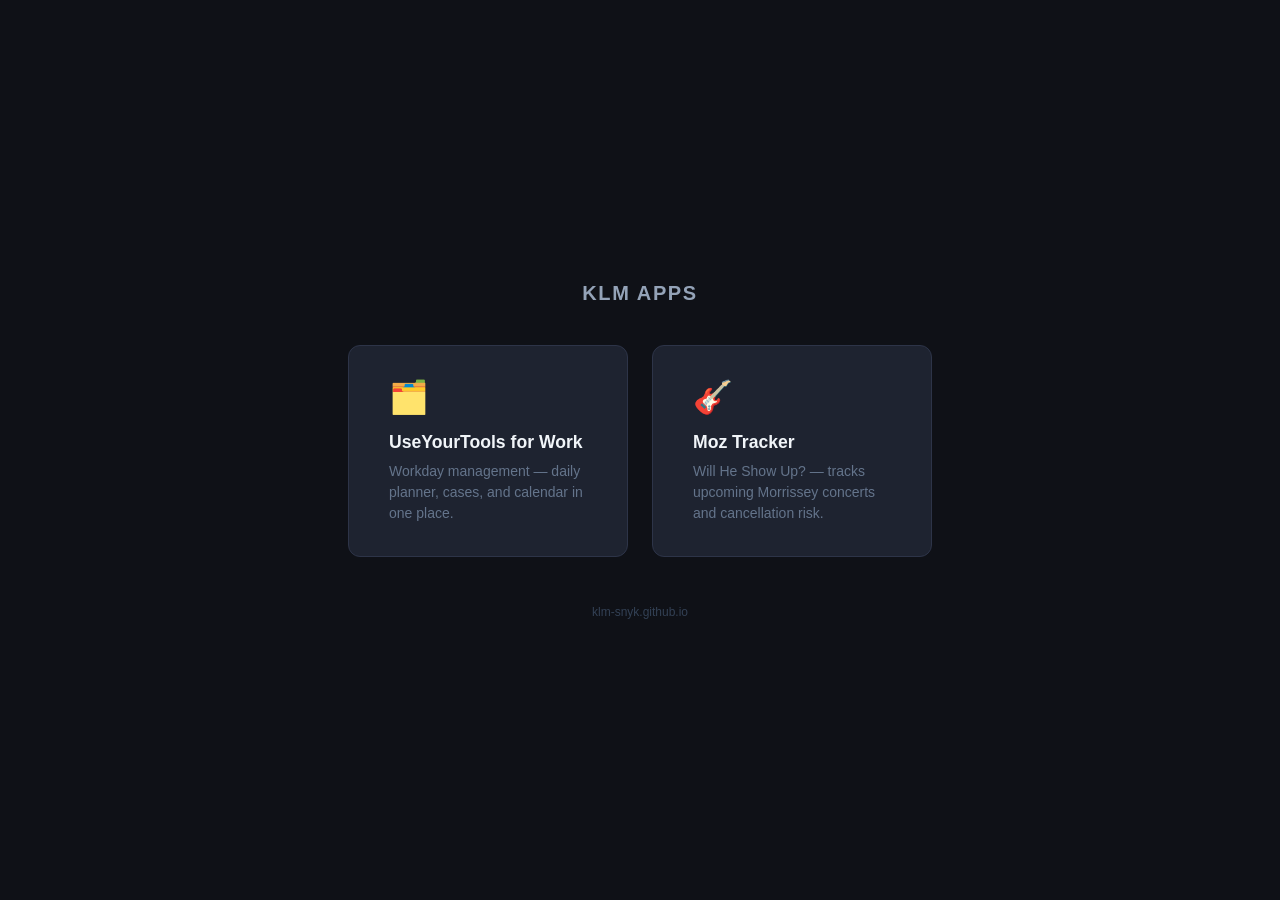
<file: index.html>
<!DOCTYPE html>
<html lang="en">
<head>
  <meta charset="UTF-8" />
  <meta name="viewport" content="width=device-width, initial-scale=1.0" />
  <title>KLM Apps</title>
  <style>
    *, *::before, *::after { box-sizing: border-box; margin: 0; padding: 0; }

    body {
      font-family: -apple-system, BlinkMacSystemFont, "Inter", "Segoe UI", sans-serif;
      background: #0f1117;
      color: #e2e8f0;
      min-height: 100vh;
      display: flex;
      flex-direction: column;
      align-items: center;
      justify-content: center;
      padding: 2rem;
    }

    h1 {
      font-size: 1.25rem;
      font-weight: 600;
      letter-spacing: 0.08em;
      text-transform: uppercase;
      color: #94a3b8;
      margin-bottom: 2.5rem;
    }

    .apps {
      display: flex;
      gap: 1.5rem;
      flex-wrap: wrap;
      justify-content: center;
    }

    .card {
      background: #1e2330;
      border: 1px solid #2d3448;
      border-radius: 12px;
      padding: 2rem 2.5rem;
      width: 280px;
      text-decoration: none;
      color: inherit;
      transition: border-color 0.2s, transform 0.2s, box-shadow 0.2s;
    }

    .card:hover {
      border-color: #4f6ef7;
      transform: translateY(-3px);
      box-shadow: 0 8px 32px rgba(79, 110, 247, 0.15);
    }

    .card-icon {
      font-size: 2rem;
      margin-bottom: 1rem;
    }

    .card-title {
      font-size: 1.1rem;
      font-weight: 600;
      margin-bottom: 0.5rem;
      color: #f1f5f9;
    }

    .card-desc {
      font-size: 0.875rem;
      color: #64748b;
      line-height: 1.5;
    }

    footer {
      margin-top: 3rem;
      font-size: 0.75rem;
      color: #334155;
    }
  </style>
</head>
<body>
  <h1>KLM Apps</h1>

  <div class="apps">
    <a class="card" href="./UseYourTools/">
      <div class="card-icon">🗂️</div>
      <div class="card-title">UseYourTools for Work</div>
      <div class="card-desc">Workday management — daily planner, cases, and calendar in one place.</div>
    </a>

    <a class="card" href="./moztracker/">
      <div class="card-icon">🎸</div>
      <div class="card-title">Moz Tracker</div>
      <div class="card-desc">Will He Show Up? — tracks upcoming Morrissey concerts and cancellation risk.</div>
    </a>
  </div>

  <footer>klm-snyk.github.io</footer>
</body>
</html>
</file>
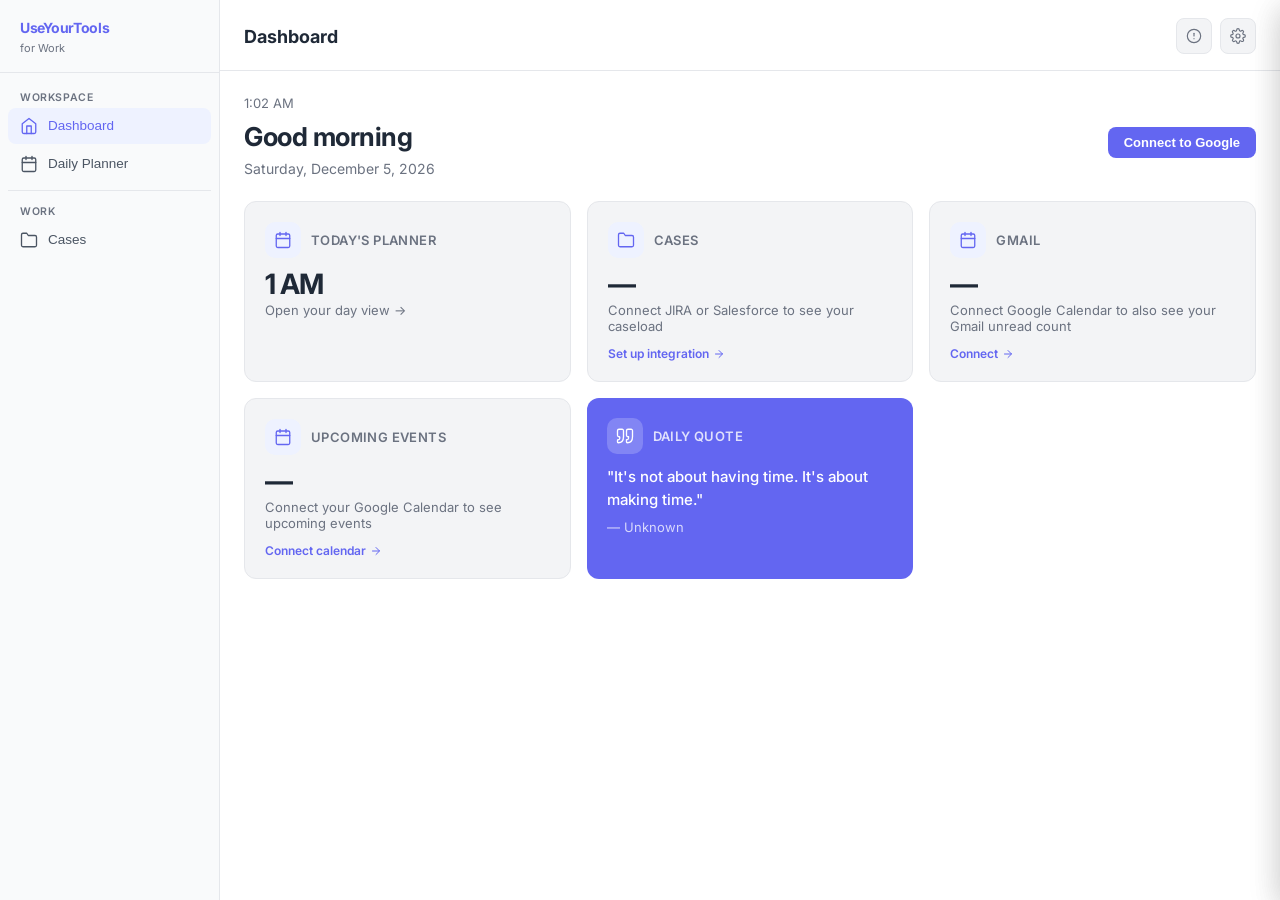
<file: UseYourTools/index.html>
<!DOCTYPE html>
<html lang="en">
<head>
  <meta charset="UTF-8">
  <meta name="viewport" content="width=device-width, initial-scale=1.0">
  <title>UseYourTools for Work</title>
  <meta name="description" content="A workday management tool — daily planner, cases, and calendar in one place.">
  <link rel="preconnect" href="https://fonts.googleapis.com">
  <link rel="preconnect" href="https://fonts.gstatic.com" crossorigin>
  <link href="https://fonts.googleapis.com/css2?family=Inter:wght@300;400;500;600;700&display=swap" rel="stylesheet">
  <link rel="stylesheet" href="css/styles.css">
  <!-- Google Identity Services -->
  <script src="https://accounts.google.com/gsi/client" async defer></script>
</head>
<body data-theme="modern" data-dark="false">

<div class="app">

  <!-- =====================================================
       Sidebar Navigation
  ====================================================== -->
  <nav class="sidebar">

    <div class="sidebar-logo">
      <h1>UseYourTools</h1>
      <span>for Work</span>
    </div>

    <div class="sidebar-nav">

      <div class="nav-section-label">Workspace</div>

      <button class="nav-item active" data-screen="dashboard">
        <svg viewBox="0 0 24 24"><path d="M3 9l9-7 9 7v11a2 2 0 01-2 2H5a2 2 0 01-2-2z"/><polyline points="9 22 9 12 15 12 15 22"/></svg>
        <span>Dashboard</span>
      </button>

      <button class="nav-item" data-screen="planner">
        <svg viewBox="0 0 24 24"><rect x="3" y="4" width="18" height="18" rx="2" ry="2"/><line x1="16" y1="2" x2="16" y2="6"/><line x1="8" y1="2" x2="8" y2="6"/><line x1="3" y1="10" x2="21" y2="10"/></svg>
        <span>Daily Planner</span>
      </button>

      <div class="nav-divider"></div>
      <div class="nav-section-label">Work</div>

      <button class="nav-item" data-screen="cases">
        <svg viewBox="0 0 24 24"><path d="M22 19a2 2 0 01-2 2H4a2 2 0 01-2-2V5a2 2 0 012-2h5l2 3h9a2 2 0 012 2z"/></svg>
        <span>Cases</span>
      </button>

    </div>
    <!-- No bottom settings button — settings lives in the top-right header only -->
  </nav>

  <!-- =====================================================
       Main Content
  ====================================================== -->
  <main class="content">

    <!-- Shared top-right actions (rendered on every screen) -->

    <!-- Dashboard -->
    <div id="screen-dashboard" class="screen">
      <div class="screen-header">
        <h2>Dashboard</h2>
        <div class="header-actions">
          <button class="icon-btn" id="about-btn-dashboard" onclick="openAbout()" title="About">
            <svg viewBox="0 0 24 24"><circle cx="12" cy="12" r="10"/><line x1="12" y1="8" x2="12" y2="12"/><line x1="12" y1="16" x2="12.01" y2="16"/></svg>
          </button>
          <button class="icon-btn" id="settings-btn" onclick="openSettings()" title="Settings">
            <svg viewBox="0 0 24 24"><circle cx="12" cy="12" r="3"/><path d="M19.4 15a1.65 1.65 0 00.33 1.82l.06.06a2 2 0 010 2.83 2 2 0 01-2.83 0l-.06-.06a1.65 1.65 0 00-1.82-.33 1.65 1.65 0 00-1 1.51V21a2 2 0 01-4 0v-.09A1.65 1.65 0 009 19.4a1.65 1.65 0 00-1.82.33l-.06.06a2 2 0 01-2.83-2.83l.06-.06A1.65 1.65 0 004.68 15a1.65 1.65 0 00-1.51-1H3a2 2 0 010-4h.09A1.65 1.65 0 004.6 9a1.65 1.65 0 00-.33-1.82l-.06-.06a2 2 0 012.83-2.83l.06.06A1.65 1.65 0 009 4.68a1.65 1.65 0 001-1.51V3a2 2 0 014 0v.09a1.65 1.65 0 001 1.51 1.65 1.65 0 001.82-.33l.06-.06a2 2 0 012.83 2.83l-.06.06A1.65 1.65 0 0019.4 9a1.65 1.65 0 001.51 1H21a2 2 0 010 4h-.09a1.65 1.65 0 00-1.51 1z"/></svg>
          </button>
        </div>
      </div>
      <div class="screen-body">
        <div id="dash-content"></div>
      </div>
    </div>

    <!-- Daily Planner -->
    <div id="screen-planner" class="screen">
      <div class="screen-header">
        <h2>Daily Planner</h2>
        <div class="header-actions">
          <button class="icon-btn" onclick="openAbout()" title="About">
            <svg viewBox="0 0 24 24"><circle cx="12" cy="12" r="10"/><line x1="12" y1="8" x2="12" y2="12"/><line x1="12" y1="16" x2="12.01" y2="16"/></svg>
          </button>
          <button class="icon-btn" onclick="openSettings()" title="Settings">
            <svg viewBox="0 0 24 24"><circle cx="12" cy="12" r="3"/><path d="M19.4 15a1.65 1.65 0 00.33 1.82l.06.06a2 2 0 010 2.83 2 2 0 01-2.83 0l-.06-.06a1.65 1.65 0 00-1.82-.33 1.65 1.65 0 00-1 1.51V21a2 2 0 01-4 0v-.09A1.65 1.65 0 009 19.4a1.65 1.65 0 00-1.82.33l-.06.06a2 2 0 01-2.83-2.83l.06-.06A1.65 1.65 0 004.68 15a1.65 1.65 0 00-1.51-1H3a2 2 0 010-4h.09A1.65 1.65 0 004.6 9a1.65 1.65 0 00-.33-1.82l-.06-.06a2 2 0 012.83-2.83l.06.06A1.65 1.65 0 009 4.68a1.65 1.65 0 001-1.51V3a2 2 0 014 0v.09a1.65 1.65 0 001 1.51 1.65 1.65 0 001.82-.33l.06-.06a2 2 0 012.83 2.83l-.06.06A1.65 1.65 0 0019.4 9a1.65 1.65 0 001.51 1H21a2 2 0 010 4h-.09a1.65 1.65 0 00-1.51 1z"/></svg>
          </button>
        </div>
      </div>
      <div class="planner-nav">
        <button class="planner-nav-btn" id="planner-prev" title="Previous day">
          <svg viewBox="0 0 24 24"><polyline points="15 18 9 12 15 6"/></svg>
        </button>
        <div class="planner-date" id="planner-nav-date"></div>
        <button class="planner-today-btn" id="planner-today-btn">Today</button>
        <button class="planner-nav-btn" id="planner-next" title="Next day">
          <svg viewBox="0 0 24 24"><polyline points="9 18 15 12 9 6"/></svg>
        </button>
      </div>
      <div class="planner-body" id="planner-blocks"></div>
    </div>

    <!-- Cases -->
    <div id="screen-cases" class="screen">
      <div class="screen-header">
        <h2>Cases</h2>
        <div class="header-actions">
          <button class="icon-btn" onclick="openAbout()" title="About">
            <svg viewBox="0 0 24 24"><circle cx="12" cy="12" r="10"/><line x1="12" y1="8" x2="12" y2="12"/><line x1="12" y1="16" x2="12.01" y2="16"/></svg>
          </button>
          <button class="icon-btn" onclick="openSettings()" title="Settings">
            <svg viewBox="0 0 24 24"><circle cx="12" cy="12" r="3"/><path d="M19.4 15a1.65 1.65 0 00.33 1.82l.06.06a2 2 0 010 2.83 2 2 0 01-2.83 0l-.06-.06a1.65 1.65 0 00-1.82-.33 1.65 1.65 0 00-1 1.51V21a2 2 0 01-4 0v-.09A1.65 1.65 0 009 19.4a1.65 1.65 0 00-1.82.33l-.06.06a2 2 0 01-2.83-2.83l.06-.06A1.65 1.65 0 004.68 15a1.65 1.65 0 00-1.51-1H3a2 2 0 010-4h.09A1.65 1.65 0 004.6 9a1.65 1.65 0 00-.33-1.82l-.06-.06a2 2 0 012.83-2.83l.06.06A1.65 1.65 0 009 4.68a1.65 1.65 0 001-1.51V3a2 2 0 014 0v.09a1.65 1.65 0 001 1.51 1.65 1.65 0 001.82-.33l.06-.06a2 2 0 012.83 2.83l-.06.06A1.65 1.65 0 0019.4 9a1.65 1.65 0 001.51 1H21a2 2 0 010 4h-.09a1.65 1.65 0 00-1.51 1z"/></svg>
          </button>
        </div>
      </div>
      <div class="coming-soon">
        <div class="coming-soon-icon">
          <svg viewBox="0 0 24 24"><path d="M22 19a2 2 0 01-2 2H4a2 2 0 01-2-2V5a2 2 0 012-2h5l2 3h9a2 2 0 012 2z"/></svg>
        </div>
        <h3>Cases coming soon</h3>
        <p>Your caseload from JIRA and Salesforce will appear here — with status, priority, and due dates synced directly into your daily planner.</p>
        <div class="integration-chips">
          <div class="chip">JIRA</div>
          <div class="chip">Salesforce</div>
          <div class="chip">Gmail</div>
          <div class="chip">Google Calendar</div>
          <div class="chip">Outlook</div>
        </div>
        <button class="connect-btn" onclick="openSettings()">
          <svg width="14" height="14" viewBox="0 0 24 24" stroke="white" fill="none" stroke-width="2.5" stroke-linecap="round" stroke-linejoin="round"><circle cx="12" cy="12" r="3"/><path d="M19.4 15a1.65 1.65 0 00.33 1.82l.06.06a2 2 0 010 2.83 2 2 0 01-2.83 0l-.06-.06a1.65 1.65 0 00-1.82-.33 1.65 1.65 0 00-1 1.51V21a2 2 0 01-4 0v-.09A1.65 1.65 0 009 19.4a1.65 1.65 0 00-1.82.33l-.06.06a2 2 0 01-2.83-2.83l.06-.06A1.65 1.65 0 004.68 15a1.65 1.65 0 00-1.51-1H3a2 2 0 010-4h.09A1.65 1.65 0 004.6 9a1.65 1.65 0 00-.33-1.82l-.06-.06a2 2 0 012.83-2.83l.06.06A1.65 1.65 0 009 4.68a1.65 1.65 0 001-1.51V3a2 2 0 014 0v.09a1.65 1.65 0 001 1.51 1.65 1.65 0 001.82-.33l.06-.06a2 2 0 012.83 2.83l-.06.06A1.65 1.65 0 0019.4 9a1.65 1.65 0 001.51 1H21a2 2 0 010 4h-.09a1.65 1.65 0 00-1.51 1z"/></svg>
          Open Settings
        </button>
      </div>
    </div>

  </main>
</div>

<!-- =====================================================
     Settings Panel
====================================================== -->
<div class="overlay" id="settings-overlay"></div>
<div class="settings-panel" id="settings-panel">
  <div class="settings-header">
    <h3>Settings</h3>
    <button class="settings-close" id="settings-close">
      <svg viewBox="0 0 24 24"><line x1="18" y1="6" x2="6" y2="18"/><line x1="6" y1="6" x2="18" y2="18"/></svg>
    </button>
  </div>
  <div class="settings-body" id="settings-body"></div>
</div>

<!-- =====================================================
     About Panel
====================================================== -->
<div class="overlay" id="about-overlay"></div>
<div class="settings-panel" id="about-panel">
  <div class="settings-header">
    <h3>About</h3>
    <button class="settings-close" id="about-close">
      <svg viewBox="0 0 24 24"><line x1="18" y1="6" x2="6" y2="18"/><line x1="6" y1="6" x2="18" y2="18"/></svg>
    </button>
  </div>
  <div class="settings-body">
    <div class="about-logo">
      <div class="about-icon">
        <svg viewBox="0 0 24 24" fill="none" stroke="currentColor" stroke-width="1.5" stroke-linecap="round" stroke-linejoin="round"><rect x="2" y="3" width="20" height="14" rx="2"/><line x1="8" y1="21" x2="16" y2="21"/><line x1="12" y1="17" x2="12" y2="21"/></svg>
      </div>
      <div>
        <div class="about-app-name">UseYourTools for Work</div>
        <div class="about-version">Version 1.0 — MVP</div>
      </div>
    </div>

    <p class="about-desc">
      Your workday, in one place. UseYourTools for Work brings together your calendar,
      daily planner, and caseload into a fast, browser-native tool — no installs, no accounts,
      no friction. Inspired by the UseYourTools iOS app.
    </p>

    <div class="settings-section-title" style="margin-top:24px">What's working</div>
    <div class="about-feature-list">
      <div class="about-feature"><span>📅</span> Daily Planner with auto-saved time blocks</div>
      <div class="about-feature"><span>🏠</span> Dashboard with live clock &amp; daily quote</div>
      <div class="about-feature"><span>📆</span> Google Calendar — live events on dashboard</div>
      <div class="about-feature"><span>📬</span> Gmail — unread count with inbox link</div>
      <div class="about-feature"><span>🎨</span> 5 color themes + dark mode</div>
      <div class="about-feature"><span>💾</span> All data saved locally — no account needed</div>
    </div>

    <div class="settings-section-title" style="margin-top:24px">Coming soon</div>
    <div class="about-feature-list">
      <div class="about-feature coming"><span>🗂️</span> Cases — JIRA &amp; Salesforce caseload</div>
      <div class="about-feature coming"><span>📄</span> PDF schedule export</div>
      <div class="about-feature coming"><span>🔔</span> Reminders &amp; notifications</div>
    </div>

    <div class="settings-section-title" style="margin-top:24px">Links</div>
    <div class="about-links">
      <a href="https://github.com/KLM-Snyk/klm-snyk.github.io" target="_blank" class="about-link">
        <svg viewBox="0 0 24 24" fill="none" stroke="currentColor" stroke-width="2" stroke-linecap="round" stroke-linejoin="round" width="14" height="14"><path d="M9 19c-5 1.5-5-2.5-7-3m14 6v-3.87a3.37 3.37 0 00-.94-2.61c3.14-.35 6.44-1.54 6.44-7A5.44 5.44 0 0020 4.77 5.07 5.07 0 0019.91 1S18.73.65 16 2.48a13.38 13.38 0 00-7 0C6.27.65 5.09 1 5.09 1A5.07 5.07 0 005 4.77a5.44 5.44 0 00-1.5 3.78c0 5.42 3.3 6.61 6.44 7A3.37 3.37 0 009 18.13V22"/></svg>
        GitHub repo
      </a>
      <a href="https://github.com/KarMarsten/UseYourTools" target="_blank" class="about-link">
        <svg viewBox="0 0 24 24" fill="none" stroke="currentColor" stroke-width="2" stroke-linecap="round" stroke-linejoin="round" width="14" height="14"><rect x="5" y="2" width="14" height="20" rx="2" ry="2"/><line x1="12" y1="18" x2="12.01" y2="18"/></svg>
        iOS app source
      </a>
    </div>
  </div>
</div>

<script src="js/preferences.js"></script>
<script src="js/calendar.js"></script>
<script src="js/app.js"></script>

</body>
</html>
</file>
<file: UseYourTools/css/styles.css>
/* ============================================================
   CSS Custom Properties — all 5 themes
   ============================================================ */

:root {
  --font: 'Inter', -apple-system, BlinkMacSystemFont, sans-serif;
  --radius: 12px;
  --radius-sm: 8px;
  --sidebar-width: 220px;
  --transition: 0.2s ease;
  --shadow: 0 1px 3px rgba(0,0,0,0.08), 0 4px 16px rgba(0,0,0,0.06);
  --shadow-lg: 0 8px 32px rgba(0,0,0,0.12);
}

/* Modern (default) */
[data-theme="modern"] {
  --primary:        #6366F1;
  --primary-light:  #EEF2FF;
  --secondary:      #EC4899;
  --accent:         #8B5CF6;
  --bg:             #FFFFFF;
  --surface:        #F3F4F6;
  --surface2:       #E5E7EB;
  --text:           #1F2937;
  --text-secondary: #6B7280;
  --border:         #E5E7EB;
  --sidebar-bg:     #F9FAFB;
  --sidebar-text:   #4B5563;
  --sidebar-active: #6366F1;
  --sidebar-active-bg: #EEF2FF;
}

[data-theme="modern"][data-dark="true"] {
  --primary:        #818CF8;
  --primary-light:  #1E1B4B;
  --secondary:      #F472B6;
  --accent:         #A78BFA;
  --bg:             #111827;
  --surface:        #1F2937;
  --surface2:       #374151;
  --text:           #F3F4F6;
  --text-secondary: #D1D5DB;
  --border:         #374151;
  --sidebar-bg:     #1F2937;
  --sidebar-text:   #9CA3AF;
  --sidebar-active: #818CF8;
  --sidebar-active-bg: #1E1B4B;
}

/* Earth-Tone */
[data-theme="earth"] {
  --primary:        #8C6A4A;
  --primary-light:  #FFF0E0;
  --secondary:      #D2B48C;
  --accent:         #A0826D;
  --bg:             #FFF8E7;
  --surface:        #FFE4B5;
  --surface2:       #D2B48C;
  --text:           #2C1810;
  --text-secondary: #6B4423;
  --border:         #D2B48C;
  --sidebar-bg:     #FFF0E0;
  --sidebar-text:   #6B4423;
  --sidebar-active: #8C6A4A;
  --sidebar-active-bg: #FFE4B5;
}

/* Cheerful Nature */
[data-theme="nature"] {
  --primary:        #5A8A6A;
  --primary-light:  #E8F5E9;
  --secondary:      #A8D5BA;
  --accent:         #7BA08A;
  --bg:             #FFFFFF;
  --surface:        #C8E6C9;
  --surface2:       #A8D5BA;
  --text:           #1B5E20;
  --text-secondary: #4CAF50;
  --border:         #A8D5BA;
  --sidebar-bg:     #E8F5E9;
  --sidebar-text:   #2E7D32;
  --sidebar-active: #5A8A6A;
  --sidebar-active-bg: #C8E6C9;
}

/* Sunny Sky */
[data-theme="sunny"] {
  --primary:        #D4A574;
  --primary-light:  #FFFDE7;
  --secondary:      #F5DEB3;
  --accent:         #DAA520;
  --bg:             #FFFAF0;
  --surface:        #FFE4B5;
  --surface2:       #FFD700;
  --text:           #8B4513;
  --text-secondary: #CD853F;
  --border:         #FFD700;
  --sidebar-bg:     #FFFDE7;
  --sidebar-text:   #B8860B;
  --sidebar-active: #D4A574;
  --sidebar-active-bg: #FFE4B5;
}

/* Imagination Run Wild */
[data-theme="purple"] {
  --primary:        #9B6FA8;
  --primary-light:  #F3E5F5;
  --secondary:      #D8BFD8;
  --accent:         #BA55D3;
  --bg:             #FFFFFF;
  --surface:        #E8D5E8;
  --surface2:       #D8BFD8;
  --text:           #4B0082;
  --text-secondary: #9370DB;
  --border:         #D8BFD8;
  --sidebar-bg:     #F3E5F5;
  --sidebar-text:   #6A1B9A;
  --sidebar-active: #9B6FA8;
  --sidebar-active-bg: #E8D5E8;
}

/* ============================================================
   Reset & Base
   ============================================================ */

*, *::before, *::after { box-sizing: border-box; margin: 0; padding: 0; }

html, body {
  height: 100%;
  font-family: var(--font);
  font-size: 15px;
  background: var(--bg);
  color: var(--text);
  transition: background var(--transition), color var(--transition);
  -webkit-font-smoothing: antialiased;
}

/* ============================================================
   App Shell
   ============================================================ */

.app {
  display: flex;
  height: 100vh;
  overflow: hidden;
}

/* ============================================================
   Sidebar
   ============================================================ */

.sidebar {
  width: var(--sidebar-width);
  background: var(--sidebar-bg);
  border-right: 1px solid var(--border);
  display: flex;
  flex-direction: column;
  flex-shrink: 0;
  transition: background var(--transition), border-color var(--transition);
  z-index: 10;
}

.sidebar-logo {
  padding: 20px 20px 16px;
  border-bottom: 1px solid var(--border);
}

.sidebar-logo h1 {
  font-size: 14px;
  font-weight: 700;
  color: var(--primary);
  letter-spacing: -0.3px;
  line-height: 1.2;
}

.sidebar-logo span {
  font-size: 11px;
  color: var(--text-secondary);
  font-weight: 400;
}

.sidebar-nav {
  flex: 1;
  padding: 12px 8px;
  display: flex;
  flex-direction: column;
  gap: 2px;
  overflow-y: auto;
}

.nav-item {
  display: flex;
  align-items: center;
  gap: 10px;
  padding: 9px 12px;
  border-radius: var(--radius-sm);
  cursor: pointer;
  color: var(--sidebar-text);
  font-size: 13.5px;
  font-weight: 500;
  transition: background var(--transition), color var(--transition);
  border: none;
  background: none;
  width: 100%;
  text-align: left;
  user-select: none;
}

.nav-item:hover {
  background: var(--surface);
  color: var(--text);
}

.nav-item.active {
  background: var(--sidebar-active-bg);
  color: var(--sidebar-active);
}

.nav-item svg {
  width: 18px;
  height: 18px;
  flex-shrink: 0;
  stroke: currentColor;
  fill: none;
  stroke-width: 1.75;
  stroke-linecap: round;
  stroke-linejoin: round;
}

.nav-divider {
  height: 1px;
  background: var(--border);
  margin: 6px 0;
}

.nav-section-label {
  font-size: 10.5px;
  font-weight: 600;
  color: var(--text-secondary);
  text-transform: uppercase;
  letter-spacing: 0.6px;
  padding: 6px 12px 2px;
}

.sidebar-bottom {
  padding: 12px 8px;
  border-top: 1px solid var(--border);
}

/* ============================================================
   Main Content
   ============================================================ */

.content {
  flex: 1;
  overflow: hidden;
  display: flex;
  flex-direction: column;
  background: var(--bg);
  transition: background var(--transition);
}

.screen {
  display: none;
  flex-direction: column;
  height: 100%;
  overflow: hidden;
}

.screen.active {
  display: flex;
}

/* ============================================================
   Screen Header
   ============================================================ */

.screen-header {
  display: flex;
  align-items: center;
  gap: 12px;
  padding: 18px 24px 16px;
  border-bottom: 1px solid var(--border);
  background: var(--bg);
  flex-shrink: 0;
  transition: background var(--transition), border-color var(--transition);
}

.screen-header h2 {
  font-size: 18px;
  font-weight: 700;
  color: var(--text);
  flex: 1;
}

.screen-header .header-actions {
  display: flex;
  gap: 8px;
}

.icon-btn {
  width: 36px;
  height: 36px;
  border-radius: var(--radius-sm);
  border: 1px solid var(--border);
  background: var(--surface);
  color: var(--text-secondary);
  display: flex;
  align-items: center;
  justify-content: center;
  cursor: pointer;
  transition: all var(--transition);
}

.icon-btn:hover {
  background: var(--primary-light);
  color: var(--primary);
  border-color: var(--primary);
}

.icon-btn svg {
  width: 16px;
  height: 16px;
  stroke: currentColor;
  fill: none;
  stroke-width: 1.75;
  stroke-linecap: round;
  stroke-linejoin: round;
}

/* ============================================================
   Screen Body
   ============================================================ */

.screen-body {
  flex: 1;
  overflow-y: auto;
  padding: 24px;
}

/* ============================================================
   Dashboard
   ============================================================ */

.dashboard-greeting {
  margin-bottom: 24px;
}

.dashboard-greeting .time-display {
  font-size: 13px;
  color: var(--text-secondary);
  font-weight: 400;
  margin-bottom: 4px;
}

.dashboard-greeting h3 {
  font-size: 26px;
  font-weight: 700;
  color: var(--text);
  letter-spacing: -0.5px;
}

.dashboard-greeting .date-display {
  font-size: 14px;
  color: var(--text-secondary);
  margin-top: 2px;
}

.dashboard-cards {
  display: grid;
  grid-template-columns: repeat(auto-fill, minmax(280px, 1fr));
  gap: 16px;
  margin-bottom: 24px;
}

.dash-card {
  background: var(--surface);
  border: 1px solid var(--border);
  border-radius: var(--radius);
  padding: 20px;
  cursor: pointer;
  transition: all var(--transition);
  position: relative;
  overflow: hidden;
}

.dash-card:hover {
  border-color: var(--primary);
  box-shadow: var(--shadow);
  transform: translateY(-1px);
}

.dash-card-header {
  display: flex;
  align-items: center;
  gap: 10px;
  margin-bottom: 12px;
}

.dash-card-icon {
  width: 36px;
  height: 36px;
  border-radius: 10px;
  background: var(--primary-light);
  display: flex;
  align-items: center;
  justify-content: center;
  flex-shrink: 0;
}

.dash-card-icon svg {
  width: 18px;
  height: 18px;
  stroke: var(--primary);
  fill: none;
  stroke-width: 1.75;
  stroke-linecap: round;
  stroke-linejoin: round;
}

.dash-card-title {
  font-size: 13px;
  font-weight: 600;
  color: var(--text-secondary);
  text-transform: uppercase;
  letter-spacing: 0.4px;
}

.dash-card-value {
  font-size: 28px;
  font-weight: 700;
  color: var(--text);
  letter-spacing: -1px;
  line-height: 1;
  margin-bottom: 4px;
}

.dash-card-sub {
  font-size: 13px;
  color: var(--text-secondary);
}

.dash-card-action {
  font-size: 12px;
  color: var(--primary);
  font-weight: 600;
  margin-top: 12px;
  display: flex;
  align-items: center;
  gap: 4px;
}

.dash-card-action svg {
  width: 12px;
  height: 12px;
  stroke: currentColor;
  fill: none;
  stroke-width: 2;
  stroke-linecap: round;
  stroke-linejoin: round;
  flex-shrink: 0;
}

.quote-card {
  background: var(--primary);
  border: none;
  color: white;
  cursor: default;
}

.quote-card:hover {
  transform: none;
  box-shadow: var(--shadow);
}

.quote-card .dash-card-icon {
  background: rgba(255,255,255,0.2);
}

.quote-card .dash-card-icon svg {
  stroke: white;
}

.quote-card .dash-card-value {
  color: white;
  font-size: 15px;
  font-weight: 500;
  letter-spacing: 0;
  line-height: 1.5;
}

.quote-card .dash-card-sub {
  color: rgba(255,255,255,0.75);
  margin-top: 8px;
}

/* Upcoming events list */

.section-title {
  font-size: 14px;
  font-weight: 700;
  color: var(--text);
  margin-bottom: 12px;
  display: flex;
  align-items: center;
  gap: 8px;
}

.section-title span {
  flex: 1;
}

.badge {
  font-size: 11px;
  font-weight: 600;
  padding: 2px 8px;
  border-radius: 99px;
  background: var(--primary-light);
  color: var(--primary);
}

.empty-state {
  background: var(--surface);
  border: 1px dashed var(--border);
  border-radius: var(--radius);
  padding: 32px 24px;
  text-align: center;
  color: var(--text-secondary);
}

.empty-state svg {
  width: 36px;
  height: 36px;
  stroke: var(--border);
  fill: none;
  stroke-width: 1.5;
  stroke-linecap: round;
  stroke-linejoin: round;
  margin-bottom: 10px;
}

.empty-state p {
  font-size: 13px;
  line-height: 1.5;
}

.connect-btn {
  display: inline-flex;
  align-items: center;
  gap: 6px;
  margin-top: 12px;
  padding: 8px 16px;
  border-radius: var(--radius-sm);
  background: var(--primary);
  color: white;
  font-size: 13px;
  font-weight: 600;
  border: none;
  cursor: pointer;
  transition: opacity var(--transition);
}

.connect-btn:hover { opacity: 0.88; }

/* ============================================================
   Daily Planner
   ============================================================ */

.planner-nav {
  display: flex;
  align-items: center;
  gap: 12px;
  padding: 14px 24px;
  background: var(--surface);
  border-bottom: 1px solid var(--border);
  flex-shrink: 0;
}

.planner-nav-btn {
  width: 34px;
  height: 34px;
  border-radius: var(--radius-sm);
  border: 1px solid var(--border);
  background: var(--bg);
  color: var(--text);
  display: flex;
  align-items: center;
  justify-content: center;
  cursor: pointer;
  transition: all var(--transition);
  flex-shrink: 0;
}

.planner-nav-btn:hover {
  background: var(--primary);
  border-color: var(--primary);
  color: white;
}

.planner-nav-btn svg {
  width: 15px;
  height: 15px;
  stroke: currentColor;
  fill: none;
  stroke-width: 2;
  stroke-linecap: round;
  stroke-linejoin: round;
}

.planner-date {
  flex: 1;
  text-align: center;
  font-size: 15px;
  font-weight: 700;
  color: var(--text);
}

.planner-date .day-name {
  display: block;
  font-size: 12px;
  font-weight: 500;
  color: var(--text-secondary);
  margin-top: 1px;
}

.planner-today-btn {
  padding: 6px 14px;
  border-radius: var(--radius-sm);
  border: 1px solid var(--primary);
  background: var(--primary-light);
  color: var(--primary);
  font-size: 12px;
  font-weight: 600;
  cursor: pointer;
  transition: all var(--transition);
  white-space: nowrap;
}

.planner-today-btn:hover {
  background: var(--primary);
  color: white;
}

.planner-body {
  flex: 1;
  overflow-y: auto;
  padding: 0;
}

.time-block {
  display: flex;
  border-bottom: 1px solid var(--border);
  min-height: 60px;
  transition: background var(--transition);
}

.time-block:hover {
  background: var(--surface);
}

.time-block.current-hour {
  background: var(--primary-light);
  border-left: 3px solid var(--primary);
}

.time-label {
  width: 72px;
  flex-shrink: 0;
  padding: 12px 12px 0 16px;
  font-size: 12px;
  font-weight: 600;
  color: var(--text-secondary);
  border-right: 1px solid var(--border);
  position: relative;
  user-select: none;
}

.time-block.current-hour .time-label {
  color: var(--primary);
}

.time-block-content {
  flex: 1;
  padding: 10px 16px;
  display: flex;
  flex-direction: column;
  gap: 6px;
}

.time-block-notes {
  width: 100%;
  border: none;
  background: transparent;
  color: var(--text);
  font-family: var(--font);
  font-size: 13.5px;
  line-height: 1.5;
  resize: none;
  outline: none;
  min-height: 38px;
  padding: 0;
}

.time-block-notes::placeholder {
  color: var(--text-secondary);
  opacity: 0.5;
}

/* ============================================================
   Cases Screen (placeholder)
   ============================================================ */

.coming-soon {
  display: flex;
  flex-direction: column;
  align-items: center;
  justify-content: center;
  height: 100%;
  padding: 40px;
  text-align: center;
  gap: 16px;
}

.coming-soon-icon {
  width: 72px;
  height: 72px;
  border-radius: 20px;
  background: var(--primary-light);
  display: flex;
  align-items: center;
  justify-content: center;
}

.coming-soon-icon svg {
  width: 36px;
  height: 36px;
  stroke: var(--primary);
  fill: none;
  stroke-width: 1.5;
  stroke-linecap: round;
  stroke-linejoin: round;
}

.coming-soon h3 {
  font-size: 20px;
  font-weight: 700;
  color: var(--text);
}

.coming-soon p {
  font-size: 14px;
  color: var(--text-secondary);
  max-width: 360px;
  line-height: 1.6;
}

.integration-chips {
  display: flex;
  gap: 10px;
  flex-wrap: wrap;
  justify-content: center;
  margin-top: 8px;
}

.chip {
  padding: 6px 14px;
  border-radius: 99px;
  border: 1.5px solid var(--border);
  font-size: 13px;
  font-weight: 600;
  color: var(--text-secondary);
  background: var(--surface);
}

/* ============================================================
   Settings Panel
   ============================================================ */

.overlay {
  position: fixed;
  inset: 0;
  background: rgba(0,0,0,0.3);
  z-index: 100;
  opacity: 0;
  pointer-events: none;
  transition: opacity 0.25s ease;
  backdrop-filter: blur(2px);
}

.overlay.open {
  opacity: 1;
  pointer-events: all;
}

.settings-panel {
  position: fixed;
  top: 0;
  right: 0;
  width: 360px;
  height: 100vh;
  background: var(--bg);
  border-left: 1px solid var(--border);
  z-index: 101;
  display: flex;
  flex-direction: column;
  transform: translateX(100%);
  transition: transform 0.25s ease, background var(--transition), border-color var(--transition);
  box-shadow: var(--shadow-lg);
}

.settings-panel.open {
  transform: translateX(0);
}

.settings-header {
  display: flex;
  align-items: center;
  gap: 12px;
  padding: 18px 20px 16px;
  border-bottom: 1px solid var(--border);
  flex-shrink: 0;
}

.settings-header h3 {
  font-size: 16px;
  font-weight: 700;
  color: var(--text);
  flex: 1;
}

.settings-close {
  width: 32px;
  height: 32px;
  border-radius: 8px;
  border: 1px solid var(--border);
  background: var(--surface);
  color: var(--text-secondary);
  display: flex;
  align-items: center;
  justify-content: center;
  cursor: pointer;
  transition: all var(--transition);
}

.settings-close:hover {
  background: #FEE2E2;
  border-color: #FCA5A5;
  color: #DC2626;
}

.settings-close svg {
  width: 14px;
  height: 14px;
  stroke: currentColor;
  fill: none;
  stroke-width: 2.5;
  stroke-linecap: round;
  stroke-linejoin: round;
}

.settings-body {
  flex: 1;
  overflow-y: auto;
  padding: 20px;
}

.settings-section {
  margin-bottom: 28px;
}

.settings-section-title {
  font-size: 11px;
  font-weight: 700;
  text-transform: uppercase;
  letter-spacing: 0.7px;
  color: var(--text-secondary);
  margin-bottom: 14px;
  padding-bottom: 8px;
  border-bottom: 1px solid var(--border);
}

.settings-row {
  display: flex;
  align-items: center;
  gap: 12px;
  padding: 10px 0;
  border-bottom: 1px solid var(--border);
}

.settings-row:last-child {
  border-bottom: none;
}

.settings-label {
  flex: 1;
  font-size: 14px;
  font-weight: 500;
  color: var(--text);
}

.settings-sublabel {
  font-size: 12px;
  color: var(--text-secondary);
  font-weight: 400;
  display: block;
  margin-top: 1px;
}

/* Toggle switch */
.toggle {
  position: relative;
  width: 44px;
  height: 26px;
  flex-shrink: 0;
}

.toggle input {
  opacity: 0;
  width: 0;
  height: 0;
  position: absolute;
}

.toggle-track {
  position: absolute;
  inset: 0;
  background: var(--surface2);
  border-radius: 99px;
  cursor: pointer;
  transition: background 0.2s ease;
}

.toggle input:checked + .toggle-track {
  background: var(--primary);
}

.toggle-track::after {
  content: '';
  position: absolute;
  left: 3px;
  top: 3px;
  width: 20px;
  height: 20px;
  border-radius: 50%;
  background: white;
  box-shadow: 0 1px 3px rgba(0,0,0,0.15);
  transition: transform 0.2s ease;
}

.toggle input:checked + .toggle-track::after {
  transform: translateX(18px);
}

/* Select & input */
.settings-select,
.settings-input {
  background: var(--surface);
  border: 1px solid var(--border);
  border-radius: var(--radius-sm);
  color: var(--text);
  font-family: var(--font);
  font-size: 13px;
  padding: 6px 10px;
  outline: none;
  transition: border-color var(--transition);
  flex-shrink: 0;
}

.settings-select { min-width: 130px; cursor: pointer; }
.settings-input  { width: 80px; }

.settings-select:focus,
.settings-input:focus {
  border-color: var(--primary);
}

/* Color scheme picker */
.theme-swatches {
  display: flex;
  gap: 8px;
  flex-wrap: wrap;
  margin-top: 8px;
}

.theme-swatch {
  width: 40px;
  height: 40px;
  border-radius: 10px;
  cursor: pointer;
  border: 2.5px solid transparent;
  transition: all 0.15s ease;
  display: flex;
  align-items: center;
  justify-content: center;
  position: relative;
}

.theme-swatch:hover {
  transform: scale(1.08);
}

.theme-swatch.selected {
  border-color: var(--text);
}

.theme-swatch::after {
  content: '✓';
  color: white;
  font-size: 16px;
  font-weight: 700;
  opacity: 0;
  text-shadow: 0 1px 2px rgba(0,0,0,0.4);
}

.theme-swatch.selected::after {
  opacity: 1;
}

.theme-swatch-label {
  font-size: 11px;
  color: var(--text-secondary);
  text-align: center;
  margin-top: 4px;
}

.theme-option {
  display: flex;
  flex-direction: column;
  align-items: center;
  gap: 2px;
  cursor: pointer;
}

/* Time input */
.time-input-row {
  display: flex;
  align-items: center;
  gap: 8px;
}

/* ============================================================
   About Panel
   ============================================================ */

.about-logo {
  display: flex;
  align-items: center;
  gap: 14px;
  margin-bottom: 16px;
}

.about-icon {
  width: 52px;
  height: 52px;
  border-radius: 14px;
  background: var(--primary-light);
  display: flex;
  align-items: center;
  justify-content: center;
  flex-shrink: 0;
}

.about-icon svg {
  width: 26px;
  height: 26px;
  stroke: var(--primary);
}

.about-app-name {
  font-size: 16px;
  font-weight: 700;
  color: var(--text);
}

.about-version {
  font-size: 12px;
  color: var(--text-secondary);
  margin-top: 2px;
}

.about-desc {
  font-size: 13.5px;
  color: var(--text-secondary);
  line-height: 1.6;
}

.about-feature-list {
  display: flex;
  flex-direction: column;
  gap: 8px;
  margin-top: 10px;
}

.about-feature {
  display: flex;
  align-items: center;
  gap: 10px;
  font-size: 13.5px;
  color: var(--text);
}

.about-feature span {
  font-size: 16px;
  width: 22px;
  text-align: center;
  flex-shrink: 0;
}

.about-feature.coming {
  color: var(--text-secondary);
}

.about-links {
  display: flex;
  flex-direction: column;
  gap: 8px;
  margin-top: 10px;
}

.about-link {
  display: flex;
  align-items: center;
  gap: 8px;
  font-size: 13.5px;
  color: var(--primary);
  text-decoration: none;
  font-weight: 500;
}

.about-link:hover { text-decoration: underline; }

/* ============================================================
   Calendar Connect UI
   ============================================================ */

.cal-connect-box {
  background: var(--surface);
  border: 1px solid var(--border);
  border-radius: var(--radius);
  padding: 16px;
  margin-top: 8px;
}

.cal-connect-box p {
  font-size: 12.5px;
  color: var(--text-secondary);
  line-height: 1.5;
  margin-bottom: 12px;
}

.cal-connect-box a {
  color: var(--primary);
  text-decoration: none;
}

.cal-connect-box a:hover { text-decoration: underline; }

.cal-input-row {
  display: flex;
  gap: 8px;
  align-items: center;
}

.cal-client-input {
  flex: 1;
  background: var(--bg);
  border: 1px solid var(--border);
  border-radius: var(--radius-sm);
  color: var(--text);
  font-family: var(--font);
  font-size: 12px;
  padding: 7px 10px;
  outline: none;
  transition: border-color var(--transition);
  min-width: 0;
}

.cal-client-input:focus { border-color: var(--primary); }
.cal-client-input::placeholder { color: var(--text-secondary); opacity: 0.6; }

.cal-connect-btn {
  padding: 7px 14px;
  border-radius: var(--radius-sm);
  background: var(--primary);
  color: white;
  font-size: 12.5px;
  font-weight: 600;
  border: none;
  cursor: pointer;
  white-space: nowrap;
  transition: opacity var(--transition);
  flex-shrink: 0;
}

.cal-connect-btn:hover { opacity: 0.88; }

.cal-connected-row {
  display: flex;
  align-items: center;
  gap: 10px;
}

.cal-status-dot {
  width: 8px;
  height: 8px;
  border-radius: 50%;
  background: #22C55E;
  flex-shrink: 0;
}

.cal-status-label {
  flex: 1;
  font-size: 13px;
  font-weight: 500;
  color: var(--text);
}

.cal-disconnect-btn {
  padding: 5px 12px;
  border-radius: var(--radius-sm);
  background: transparent;
  border: 1px solid var(--border);
  color: var(--text-secondary);
  font-size: 12px;
  font-weight: 500;
  cursor: pointer;
  transition: all var(--transition);
}

.cal-disconnect-btn:hover {
  border-color: #FCA5A5;
  color: #DC2626;
  background: #FEF2F2;
}

/* Calendar events in dashboard */
.event-list { display: flex; flex-direction: column; gap: 8px; margin-top: 4px; }

.event-item {
  display: flex;
  gap: 10px;
  align-items: flex-start;
  padding: 8px 10px;
  border-radius: var(--radius-sm);
  background: var(--bg);
  border: 1px solid var(--border);
  cursor: pointer;
  transition: border-color var(--transition);
  text-decoration: none;
}

.event-item:hover { border-color: var(--primary); }

.event-time-col {
  flex-shrink: 0;
  width: 56px;
  font-size: 11.5px;
  font-weight: 600;
  color: var(--primary);
  padding-top: 1px;
}

.event-details { flex: 1; min-width: 0; }

.event-title {
  font-size: 13px;
  font-weight: 600;
  color: var(--text);
  white-space: nowrap;
  overflow: hidden;
  text-overflow: ellipsis;
}

.event-date-label {
  font-size: 11.5px;
  color: var(--text-secondary);
  margin-top: 2px;
}

/* ============================================================
   Utility
   ============================================================ */

.hidden { display: none !important; }

.mt-4  { margin-top: 4px; }
.mt-8  { margin-top: 8px; }
.mt-16 { margin-top: 16px; }

/* ============================================================
   Responsive — narrow sidebar on small screens
   ============================================================ */

@media (max-width: 768px) {
  :root { --sidebar-width: 56px; }

  .sidebar-logo h1,
  .sidebar-logo span,
  .nav-item span,
  .nav-section-label,
  .nav-divider { display: none; }

  .sidebar-logo { padding: 14px 10px; }

  .nav-item { padding: 10px; justify-content: center; }

  .screen-body { padding: 16px; }

  .settings-panel { width: min(360px, 100vw); }

  .dashboard-cards { grid-template-columns: 1fr; }
}

/* ============================================================
   Scrollbar
   ============================================================ */

::-webkit-scrollbar { width: 6px; }
::-webkit-scrollbar-track { background: transparent; }
::-webkit-scrollbar-thumb {
  background: var(--border);
  border-radius: 99px;
}
::-webkit-scrollbar-thumb:hover { background: var(--text-secondary); }
</file>
